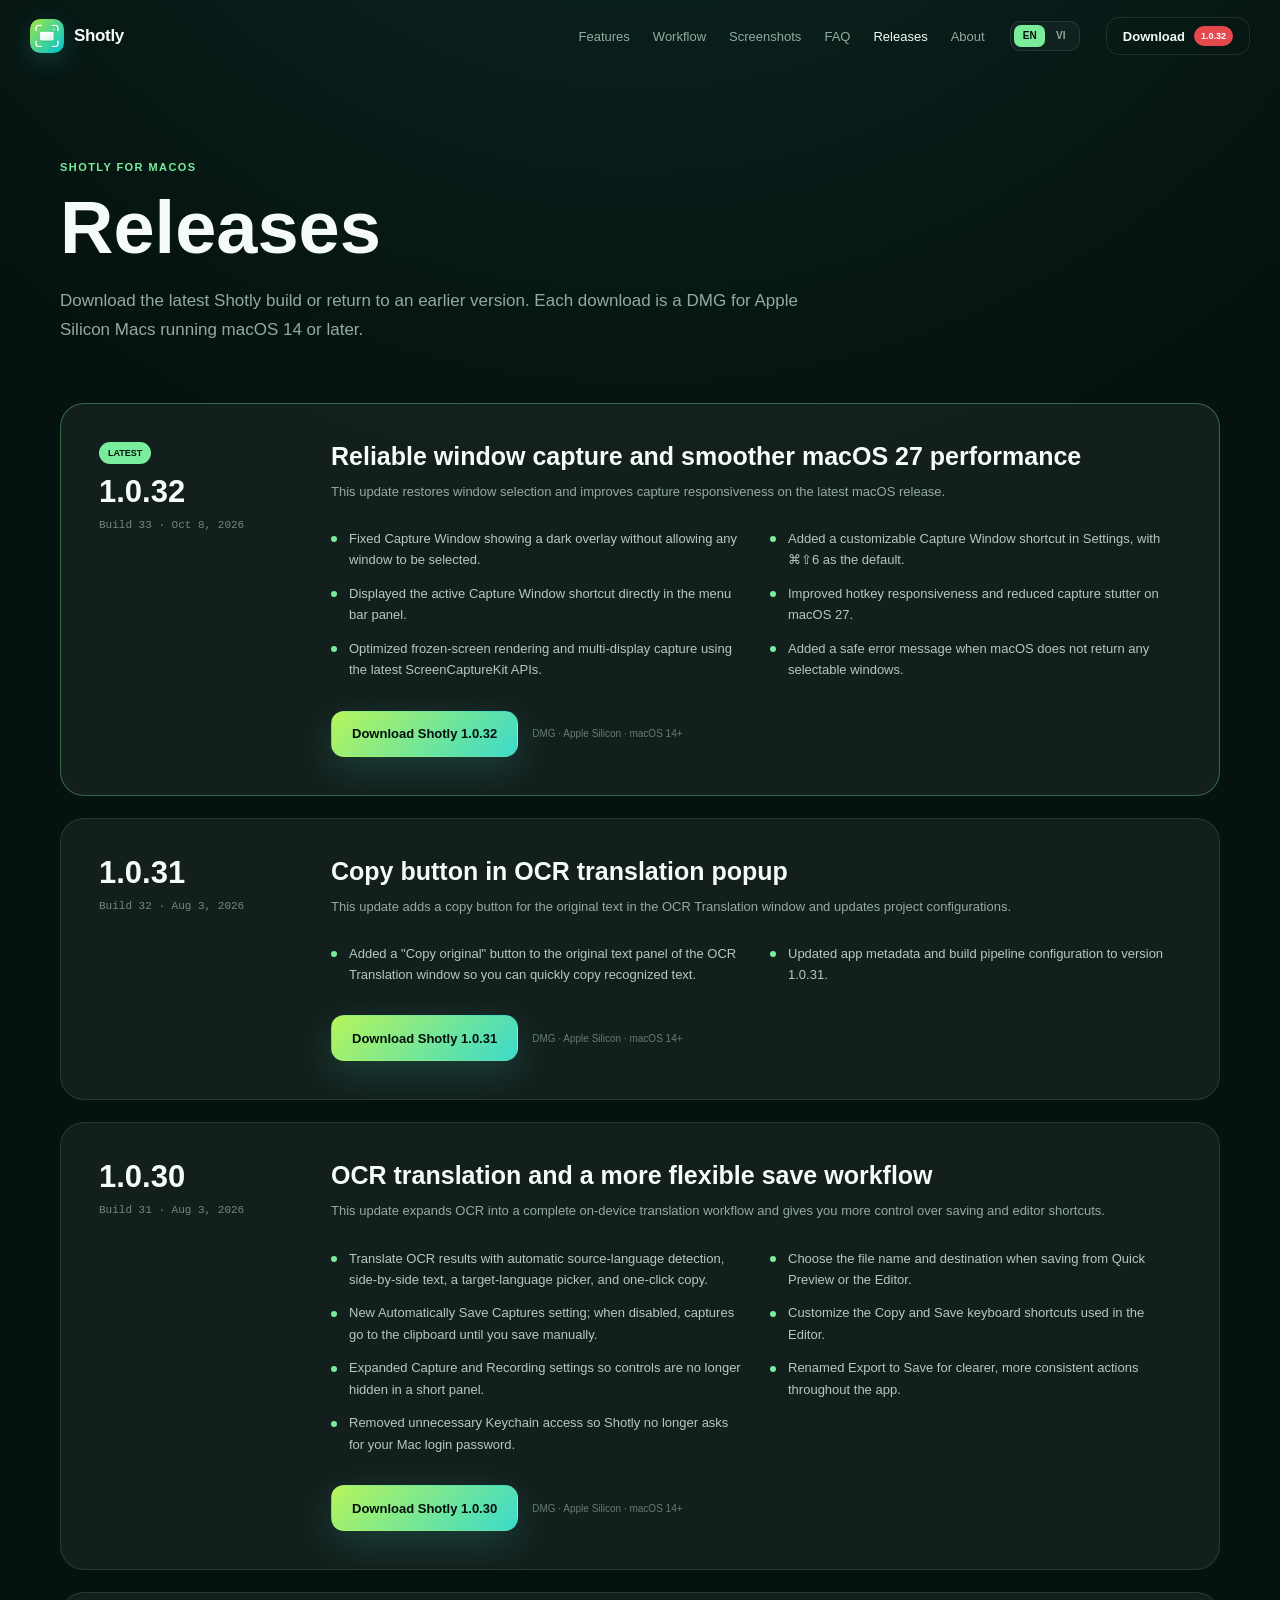
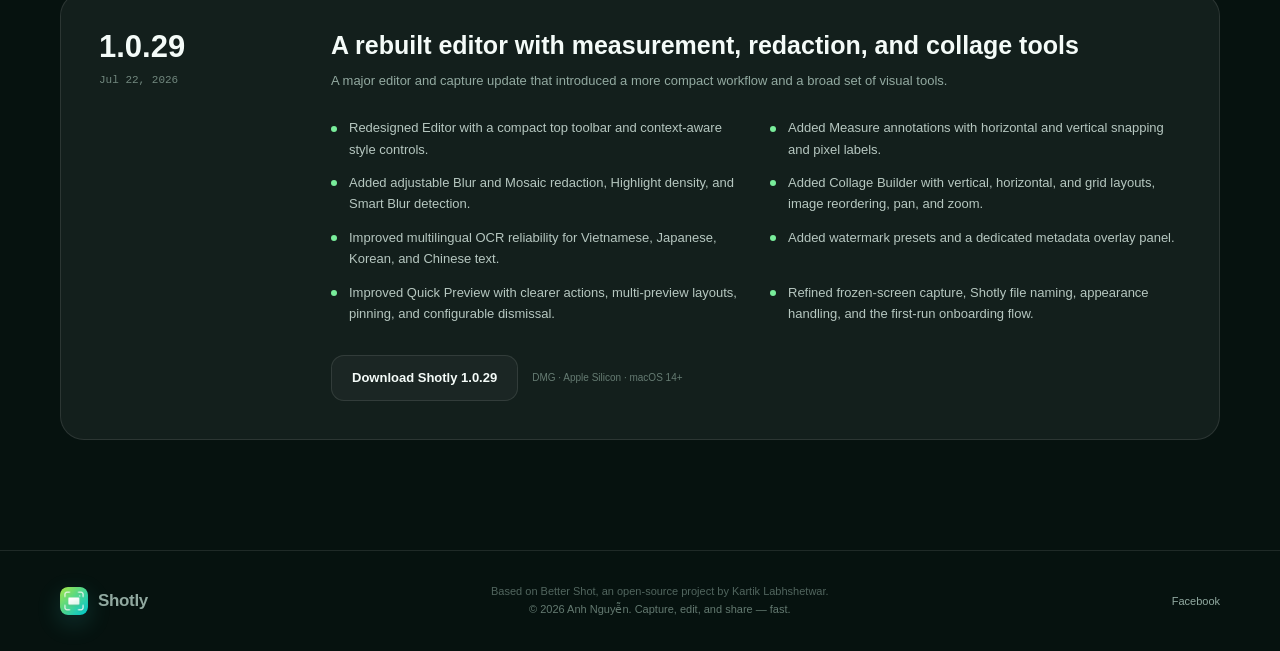
<file: bettershot-landing/releases/index.html>
<!doctype html>
<html lang="en">
  <head>
    <!-- Google tag (gtag.js) -->
    <script async src="https://www.googletagmanager.com/gtag/js?id=G-RYL6XSXDZY"></script>
    <script>
      window.dataLayer = window.dataLayer || [];
      function gtag(){dataLayer.push(arguments);}
      gtag('js', new Date());
      gtag('config', 'G-RYL6XSXDZY');
    </script>
    <meta charset="UTF-8" />
    <meta name="viewport" content="width=device-width, initial-scale=1.0" />
    <meta name="theme-color" content="#071914" />
    <meta name="description" content="Download Shotly for macOS and read the release notes for versions 1.0.32, 1.0.31, 1.0.30, and 1.0.29." />
    <title>Shotly Releases – Downloads and Release Notes</title>
    <link rel="canonical" href="https://shotly.anhnm.pro/releases/" />
    <link rel="alternate" hreflang="en" href="https://shotly.anhnm.pro/releases/" />
    <link rel="alternate" hreflang="vi" href="https://shotly.anhnm.pro/vi/releases/" />
    <link rel="alternate" hreflang="x-default" href="https://shotly.anhnm.pro/releases/" />
    <link rel="icon" href="../public/logo.png" />
    <link rel="stylesheet" href="../styles.css?v=1.0.32" />
  </head>
  <body>
    <header class="site-header scrolled" id="top">
      <div class="nav-shell">
        <a class="brand" href="../" aria-label="Shotly home">
          <img src="../public/logo.png" alt="Shotly" />
          <span>Shotly</span>
        </a>

        <button class="menu-toggle" type="button" aria-expanded="false" aria-label="Open navigation">
          <span></span><span></span>
        </button>

        <nav class="main-nav" aria-label="Primary navigation">
          <a href="../#features">Features</a>
          <a href="../#workflow">Workflow</a>
          <a href="../#screenshots">Screenshots</a>
          <a href="../#faq">FAQ</a>
          <a class="active" href="./" aria-current="page">Releases</a>
          <a href="../#about">About</a>
        </nav>

        <div class="language-switch" aria-label="Language">
          <span class="active" aria-current="page">EN</span>
          <a href="../vi/releases/" lang="vi" hreflang="vi">VI</a>
        </div>

        <a class="button button-small nav-download" href="../release/Shotly-1.0.32.dmg" download>
          Download
          <span class="download-badge">1.0.32</span>
        </a>
      </div>
    </header>

    <main class="releases-main">
      <div class="section-shell">
        <header class="releases-hero reveal">
          <p class="section-kicker">Shotly for macOS</p>
          <h1>Releases</h1>
          <p>Download the latest Shotly build or return to an earlier version. Each download is a DMG for Apple Silicon Macs running macOS 14 or later.</p>
        </header>

        <section class="release-list" aria-label="Shotly releases">
          <article class="release-card latest reveal">
            <div class="release-meta">
              <span class="release-label">Latest</span>
              <h2 class="release-version">1.0.32</h2>
              <span class="release-date">Build 33 · Oct 8, 2026</span>
            </div>
            <div class="release-content">
              <h2>Reliable window capture and smoother macOS 27 performance</h2>
              <p>This update restores window selection and improves capture responsiveness on the latest macOS release.</p>
              <ul class="release-notes">
                <li>Fixed Capture Window showing a dark overlay without allowing any window to be selected.</li>
                <li>Added a customizable Capture Window shortcut in Settings, with ⌘⇧6 as the default.</li>
                <li>Displayed the active Capture Window shortcut directly in the menu bar panel.</li>
                <li>Improved hotkey responsiveness and reduced capture stutter on macOS 27.</li>
                <li>Optimized frozen-screen rendering and multi-display capture using the latest ScreenCaptureKit APIs.</li>
                <li>Added a safe error message when macOS does not return any selectable windows.</li>
              </ul>
              <div class="release-actions">
                <a class="button button-primary" href="../release/Shotly-1.0.32.dmg" download>Download Shotly 1.0.32</a>
                <span class="release-requirements">DMG · Apple Silicon · macOS 14+</span>
              </div>
            </div>
          </article>

          <article class="release-card reveal">
            <div class="release-meta">
              <h2 class="release-version">1.0.31</h2>
              <span class="release-date">Build 32 · Aug 3, 2026</span>
            </div>
            <div class="release-content">
              <h2>Copy button in OCR translation popup</h2>
              <p>This update adds a copy button for the original text in the OCR Translation window and updates project configurations.</p>
              <ul class="release-notes">
                <li>Added a "Copy original" button to the original text panel of the OCR Translation window so you can quickly copy recognized text.</li>
                <li>Updated app metadata and build pipeline configuration to version 1.0.31.</li>
              </ul>
              <div class="release-actions">
                <a class="button button-primary" href="../release/Shotly-1.0.31.dmg" download>Download Shotly 1.0.31</a>
                <span class="release-requirements">DMG · Apple Silicon · macOS 14+</span>
              </div>
            </div>
          </article>

          <article class="release-card reveal">
            <div class="release-meta">
              <h2 class="release-version">1.0.30</h2>
              <span class="release-date">Build 31 · Aug 3, 2026</span>
            </div>
            <div class="release-content">
              <h2>OCR translation and a more flexible save workflow</h2>
              <p>This update expands OCR into a complete on-device translation workflow and gives you more control over saving and editor shortcuts.</p>
              <ul class="release-notes">
                <li>Translate OCR results with automatic source-language detection, side-by-side text, a target-language picker, and one-click copy.</li>
                <li>Choose the file name and destination when saving from Quick Preview or the Editor.</li>
                <li>New Automatically Save Captures setting; when disabled, captures go to the clipboard until you save manually.</li>
                <li>Customize the Copy and Save keyboard shortcuts used in the Editor.</li>
                <li>Expanded Capture and Recording settings so controls are no longer hidden in a short panel.</li>
                <li>Renamed Export to Save for clearer, more consistent actions throughout the app.</li>
                <li>Removed unnecessary Keychain access so Shotly no longer asks for your Mac login password.</li>
              </ul>
              <div class="release-actions">
                <a class="button button-primary" href="../release/Shotly-1.0.30.dmg" download>Download Shotly 1.0.30</a>
                <span class="release-requirements">DMG · Apple Silicon · macOS 14+</span>
              </div>
            </div>
          </article>

          <article class="release-card reveal">
            <div class="release-meta">
              <h2 class="release-version">1.0.29</h2>
              <span class="release-date">Jul 22, 2026</span>
            </div>
            <div class="release-content">
              <h2>A rebuilt editor with measurement, redaction, and collage tools</h2>
              <p>A major editor and capture update that introduced a more compact workflow and a broad set of visual tools.</p>
              <ul class="release-notes">
                <li>Redesigned Editor with a compact top toolbar and context-aware style controls.</li>
                <li>Added Measure annotations with horizontal and vertical snapping and pixel labels.</li>
                <li>Added adjustable Blur and Mosaic redaction, Highlight density, and Smart Blur detection.</li>
                <li>Added Collage Builder with vertical, horizontal, and grid layouts, image reordering, pan, and zoom.</li>
                <li>Improved multilingual OCR reliability for Vietnamese, Japanese, Korean, and Chinese text.</li>
                <li>Added watermark presets and a dedicated metadata overlay panel.</li>
                <li>Improved Quick Preview with clearer actions, multi-preview layouts, pinning, and configurable dismissal.</li>
                <li>Refined frozen-screen capture, Shotly file naming, appearance handling, and the first-run onboarding flow.</li>
              </ul>
              <div class="release-actions">
                <a class="button button-ghost" href="../release/Shotly-1.0.29.dmg" download>Download Shotly 1.0.29</a>
                <span class="release-requirements">DMG · Apple Silicon · macOS 14+</span>
              </div>
            </div>
          </article>
        </section>
      </div>
    </main>

    <footer>
      <div class="section-shell footer-shell">
        <a class="brand footer-brand" href="../"><img src="../public/logo.png" alt="" /><span>Shotly</span></a>
        <div class="footer-info">
          <p class="credits-text">Based on Better Shot, an open-source project by Kartik Labhshetwar.</p>
          <p>© <span id="current-year"></span> Anh Nguyễn. Capture, edit, and share — fast.</p>
        </div>
        <a href="https://www.facebook.com/anh2610/" target="_blank" rel="noreferrer">Facebook</a>
      </div>
    </footer>

    <script src="../script.js?v=1.0.32"></script>
  </body>
</html>
</file>
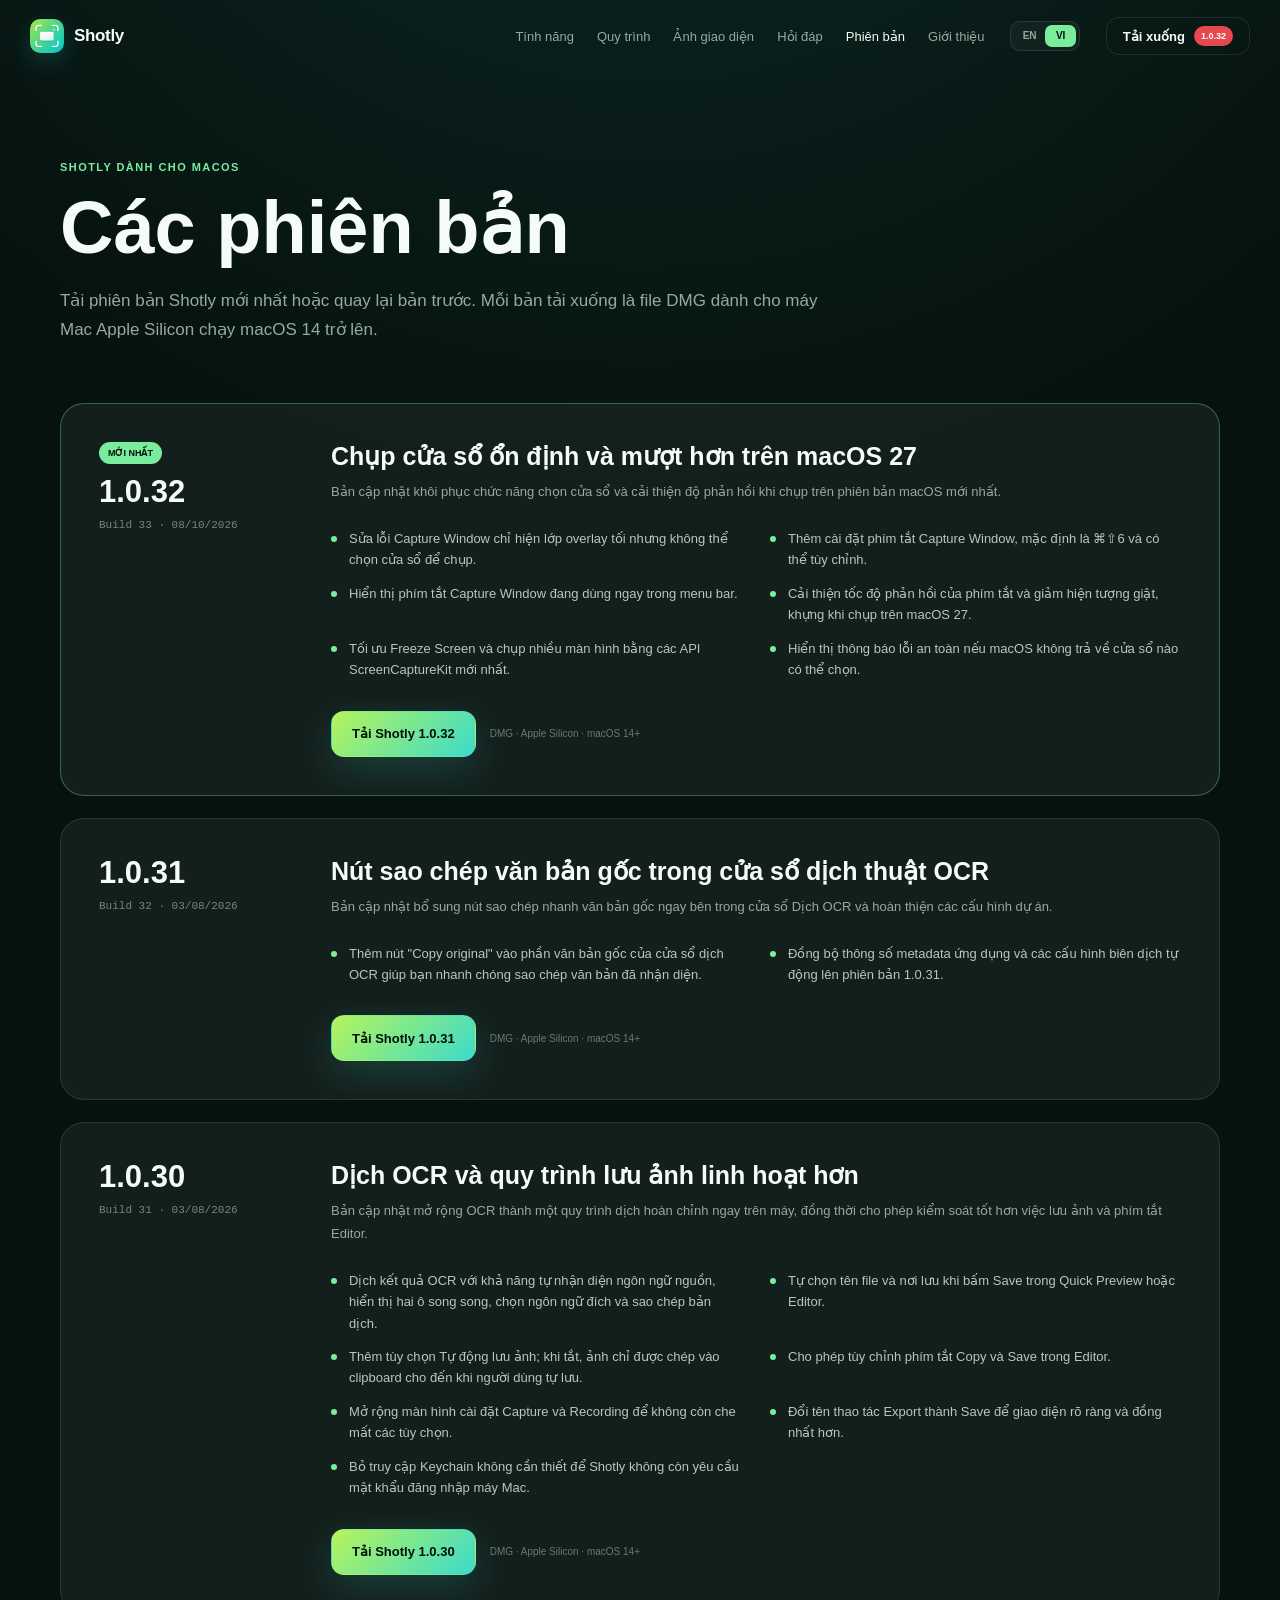
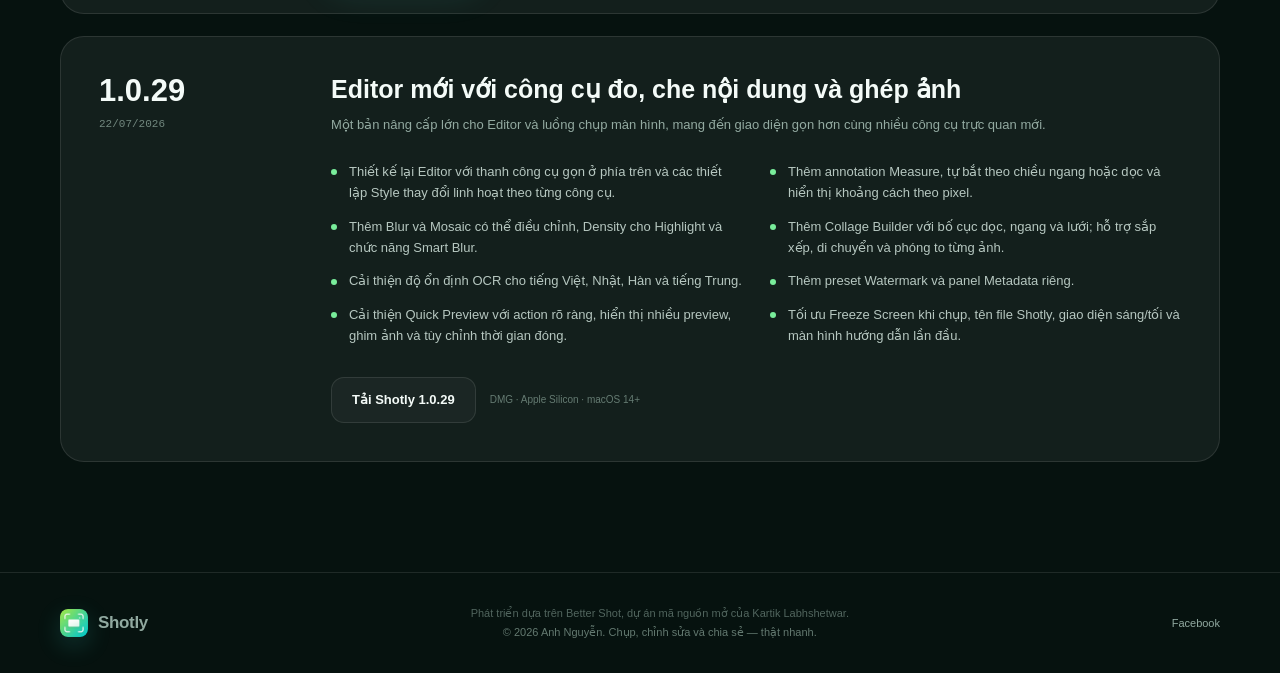
<file: bettershot-landing/vi/releases/index.html>
<!doctype html>
<html lang="vi">
  <head>
    <!-- Google tag (gtag.js) -->
    <script async src="https://www.googletagmanager.com/gtag/js?id=G-RYL6XSXDZY"></script>
    <script>
      window.dataLayer = window.dataLayer || [];
      function gtag(){dataLayer.push(arguments);}
      gtag('js', new Date());
      gtag('config', 'G-RYL6XSXDZY');
    </script>
    <meta charset="UTF-8" />
    <meta name="viewport" content="width=device-width, initial-scale=1.0" />
    <meta name="theme-color" content="#071914" />
    <meta name="description" content="Tải Shotly cho macOS và xem ghi chú phát hành của phiên bản 1.0.32, 1.0.31, 1.0.30 và 1.0.29." />
    <title>Các phiên bản Shotly – Tải xuống và ghi chú phát hành</title>
    <link rel="canonical" href="https://shotly.anhnm.pro/vi/releases/" />
    <link rel="alternate" hreflang="en" href="https://shotly.anhnm.pro/releases/" />
    <link rel="alternate" hreflang="vi" href="https://shotly.anhnm.pro/vi/releases/" />
    <link rel="alternate" hreflang="x-default" href="https://shotly.anhnm.pro/releases/" />
    <link rel="icon" href="../../public/logo.png" />
    <link rel="stylesheet" href="../../styles.css?v=1.0.32" />
  </head>
  <body>
    <header class="site-header scrolled" id="top">
      <div class="nav-shell">
        <a class="brand" href="../" aria-label="Trang chủ Shotly">
          <img src="../../public/logo.png" alt="Shotly" />
          <span>Shotly</span>
        </a>

        <button class="menu-toggle" type="button" aria-expanded="false" aria-label="Mở menu điều hướng">
          <span></span><span></span>
        </button>

        <nav class="main-nav" aria-label="Điều hướng chính">
          <a href="../#features">Tính năng</a>
          <a href="../#workflow">Quy trình</a>
          <a href="../#screenshots">Ảnh giao diện</a>
          <a href="../#faq">Hỏi đáp</a>
          <a class="active" href="./" aria-current="page">Phiên bản</a>
          <a href="../#about">Giới thiệu</a>
        </nav>

        <div class="language-switch" aria-label="Ngôn ngữ">
          <a href="../../releases/" lang="en" hreflang="en">EN</a>
          <span class="active" aria-current="page">VI</span>
        </div>

        <a class="button button-small nav-download" href="../../release/Shotly-1.0.32.dmg" download>
          Tải xuống
          <span class="download-badge">1.0.32</span>
        </a>
      </div>
    </header>

    <main class="releases-main">
      <div class="section-shell">
        <header class="releases-hero reveal">
          <p class="section-kicker">Shotly dành cho macOS</p>
          <h1>Các phiên bản</h1>
          <p>Tải phiên bản Shotly mới nhất hoặc quay lại bản trước. Mỗi bản tải xuống là file DMG dành cho máy Mac Apple Silicon chạy macOS 14 trở lên.</p>
        </header>

        <section class="release-list" aria-label="Các phiên bản Shotly">
          <article class="release-card latest reveal">
            <div class="release-meta">
              <span class="release-label">Mới nhất</span>
              <h2 class="release-version">1.0.32</h2>
              <span class="release-date">Build 33 · 08/10/2026</span>
            </div>
            <div class="release-content">
              <h2>Chụp cửa sổ ổn định và mượt hơn trên macOS 27</h2>
              <p>Bản cập nhật khôi phục chức năng chọn cửa sổ và cải thiện độ phản hồi khi chụp trên phiên bản macOS mới nhất.</p>
              <ul class="release-notes">
                <li>Sửa lỗi Capture Window chỉ hiện lớp overlay tối nhưng không thể chọn cửa sổ để chụp.</li>
                <li>Thêm cài đặt phím tắt Capture Window, mặc định là ⌘⇧6 và có thể tùy chỉnh.</li>
                <li>Hiển thị phím tắt Capture Window đang dùng ngay trong menu bar.</li>
                <li>Cải thiện tốc độ phản hồi của phím tắt và giảm hiện tượng giật, khựng khi chụp trên macOS 27.</li>
                <li>Tối ưu Freeze Screen và chụp nhiều màn hình bằng các API ScreenCaptureKit mới nhất.</li>
                <li>Hiển thị thông báo lỗi an toàn nếu macOS không trả về cửa sổ nào có thể chọn.</li>
              </ul>
              <div class="release-actions">
                <a class="button button-primary" href="../../release/Shotly-1.0.32.dmg" download>Tải Shotly 1.0.32</a>
                <span class="release-requirements">DMG · Apple Silicon · macOS 14+</span>
              </div>
            </div>
          </article>

          <article class="release-card reveal">
            <div class="release-meta">
              <h2 class="release-version">1.0.31</h2>
              <span class="release-date">Build 32 · 03/08/2026</span>
            </div>
            <div class="release-content">
              <h2>Nút sao chép văn bản gốc trong cửa sổ dịch thuật OCR</h2>
              <p>Bản cập nhật bổ sung nút sao chép nhanh văn bản gốc ngay bên trong cửa sổ Dịch OCR và hoàn thiện các cấu hình dự án.</p>
              <ul class="release-notes">
                <li>Thêm nút "Copy original" vào phần văn bản gốc của cửa sổ dịch OCR giúp bạn nhanh chóng sao chép văn bản đã nhận diện.</li>
                <li>Đồng bộ thông số metadata ứng dụng và các cấu hình biên dịch tự động lên phiên bản 1.0.31.</li>
              </ul>
              <div class="release-actions">
                <a class="button button-primary" href="../../release/Shotly-1.0.31.dmg" download>Tải Shotly 1.0.31</a>
                <span class="release-requirements">DMG · Apple Silicon · macOS 14+</span>
              </div>
            </div>
          </article>

          <article class="release-card reveal">
            <div class="release-meta">
              <h2 class="release-version">1.0.30</h2>
              <span class="release-date">Build 31 · 03/08/2026</span>
            </div>
            <div class="release-content">
              <h2>Dịch OCR và quy trình lưu ảnh linh hoạt hơn</h2>
              <p>Bản cập nhật mở rộng OCR thành một quy trình dịch hoàn chỉnh ngay trên máy, đồng thời cho phép kiểm soát tốt hơn việc lưu ảnh và phím tắt Editor.</p>
              <ul class="release-notes">
                <li>Dịch kết quả OCR với khả năng tự nhận diện ngôn ngữ nguồn, hiển thị hai ô song song, chọn ngôn ngữ đích và sao chép bản dịch.</li>
                <li>Tự chọn tên file và nơi lưu khi bấm Save trong Quick Preview hoặc Editor.</li>
                <li>Thêm tùy chọn Tự động lưu ảnh; khi tắt, ảnh chỉ được chép vào clipboard cho đến khi người dùng tự lưu.</li>
                <li>Cho phép tùy chỉnh phím tắt Copy và Save trong Editor.</li>
                <li>Mở rộng màn hình cài đặt Capture và Recording để không còn che mất các tùy chọn.</li>
                <li>Đổi tên thao tác Export thành Save để giao diện rõ ràng và đồng nhất hơn.</li>
                <li>Bỏ truy cập Keychain không cần thiết để Shotly không còn yêu cầu mật khẩu đăng nhập máy Mac.</li>
              </ul>
              <div class="release-actions">
                <a class="button button-primary" href="../../release/Shotly-1.0.30.dmg" download>Tải Shotly 1.0.30</a>
                <span class="release-requirements">DMG · Apple Silicon · macOS 14+</span>
              </div>
            </div>
          </article>

          <article class="release-card reveal">
            <div class="release-meta">
              <h2 class="release-version">1.0.29</h2>
              <span class="release-date">22/07/2026</span>
            </div>
            <div class="release-content">
              <h2>Editor mới với công cụ đo, che nội dung và ghép ảnh</h2>
              <p>Một bản nâng cấp lớn cho Editor và luồng chụp màn hình, mang đến giao diện gọn hơn cùng nhiều công cụ trực quan mới.</p>
              <ul class="release-notes">
                <li>Thiết kế lại Editor với thanh công cụ gọn ở phía trên và các thiết lập Style thay đổi linh hoạt theo từng công cụ.</li>
                <li>Thêm annotation Measure, tự bắt theo chiều ngang hoặc dọc và hiển thị khoảng cách theo pixel.</li>
                <li>Thêm Blur và Mosaic có thể điều chỉnh, Density cho Highlight và chức năng Smart Blur.</li>
                <li>Thêm Collage Builder với bố cục dọc, ngang và lưới; hỗ trợ sắp xếp, di chuyển và phóng to từng ảnh.</li>
                <li>Cải thiện độ ổn định OCR cho tiếng Việt, Nhật, Hàn và tiếng Trung.</li>
                <li>Thêm preset Watermark và panel Metadata riêng.</li>
                <li>Cải thiện Quick Preview với action rõ ràng, hiển thị nhiều preview, ghim ảnh và tùy chỉnh thời gian đóng.</li>
                <li>Tối ưu Freeze Screen khi chụp, tên file Shotly, giao diện sáng/tối và màn hình hướng dẫn lần đầu.</li>
              </ul>
              <div class="release-actions">
                <a class="button button-ghost" href="../../release/Shotly-1.0.29.dmg" download>Tải Shotly 1.0.29</a>
                <span class="release-requirements">DMG · Apple Silicon · macOS 14+</span>
              </div>
            </div>
          </article>
        </section>
      </div>
    </main>

    <footer>
      <div class="section-shell footer-shell">
        <a class="brand footer-brand" href="../"><img src="../../public/logo.png" alt="" /><span>Shotly</span></a>
        <div class="footer-info">
          <p class="credits-text">Phát triển dựa trên Better Shot, dự án mã nguồn mở của Kartik Labhshetwar.</p>
          <p>© <span id="current-year"></span> Anh Nguyễn. Chụp, chỉnh sửa và chia sẻ — thật nhanh.</p>
        </div>
        <a href="https://www.facebook.com/anh2610/" target="_blank" rel="noreferrer">Facebook</a>
      </div>
    </footer>

    <script src="../../script.js?v=1.0.32"></script>
  </body>
</html>
</file>
<file: bettershot-landing/styles.css>
:root {
  color-scheme: dark;
  --bg: #06120f;
  --bg-soft: #0a1b16;
  --panel: rgba(255, 255, 255, 0.055);
  --panel-strong: rgba(255, 255, 255, 0.085);
  --line: rgba(255, 255, 255, 0.1);
  --text: #f4fbf8;
  --muted: #93aaa1;
  --green: #79ed9b;
  --cyan: #3bdacb;
  --lime: #b7f45b;
  --shadow: 0 28px 90px rgba(0, 0, 0, 0.38);
  --radius: 24px;
}

* { box-sizing: border-box; }
html { scroll-behavior: smooth; }
body {
  margin: 0;
  background:
    radial-gradient(circle at 50% -20%, rgba(61, 218, 203, 0.12), transparent 35%),
    var(--bg);
  color: var(--text);
  font-family: -apple-system, BlinkMacSystemFont, "SF Pro Display", "Segoe UI", sans-serif;
  -webkit-font-smoothing: antialiased;
  overflow-x: hidden;
}
a { color: inherit; text-decoration: none; }
button, a { -webkit-tap-highlight-color: transparent; }
img { display: block; max-width: 100%; }
code { color: var(--green); font-family: "SFMono-Regular", Consolas, monospace; }

.section-shell { width: min(1160px, calc(100% - 48px)); margin-inline: auto; }
.site-header {
  position: fixed; inset: 0 0 auto; z-index: 50;
  border-bottom: 1px solid transparent;
  transition: background .25s ease, border-color .25s ease;
}
.site-header.scrolled { background: rgba(6, 18, 15, .82); border-color: var(--line); backdrop-filter: blur(18px); }
.nav-shell { width: min(1220px, calc(100% - 40px)); height: 72px; margin: auto; display: flex; align-items: center; gap: clamp(14px, 2vw, 32px); }
.brand { display: inline-flex; align-items: center; gap: 10px; font-size: 17px; font-weight: 720; letter-spacing: -.02em; }
.brand img { width: 34px; height: 34px; border-radius: 10px; box-shadow: 0 8px 24px rgba(59, 218, 203, .18); }
.main-nav { margin-left: auto; display: flex; align-items: center; gap: clamp(14px, 1.8vw, 28px); }
.main-nav a { color: var(--muted); font-size: 13px; transition: color .2s ease; }
.main-nav a:hover, .main-nav a.active { color: var(--text); }
.language-switch { display: inline-flex; align-items: center; padding: 3px; border: 1px solid var(--line); border-radius: 10px; background: rgba(255, 255, 255, .035); }
.language-switch a, .language-switch span { min-width: 31px; padding: 6px 7px; border-radius: 7px; color: var(--muted); font-size: 10px; font-weight: 760; line-height: 1; text-align: center; }
.language-switch a:hover { color: var(--text); }
.language-switch .active { color: #04100c; background: var(--green); }
.button { display: inline-flex; align-items: center; justify-content: center; gap: 9px; min-height: 46px; padding: 0 20px; border: 1px solid var(--line); border-radius: 13px; font-size: 13px; font-weight: 680; transition: transform .2s ease, border-color .2s ease, background .2s ease; }
.button:hover { transform: translateY(-2px); }
.button-small { min-height: 38px; padding-inline: 16px; }
.download-badge { display: inline-flex; align-items: center; min-height: 20px; padding: 2px 7px; border-radius: 999px; color: #fff; background: #e5484d; font-size: 9px; font-weight: 760; line-height: 1; white-space: nowrap; }
.button-primary { color: #04100c; border-color: transparent; background: linear-gradient(135deg, var(--lime), var(--cyan)); box-shadow: 0 12px 38px rgba(59, 218, 203, .18); }
.button-primary svg { width: 17px; fill: none; stroke: currentColor; stroke-width: 1.8; stroke-linecap: round; stroke-linejoin: round; }
.button-ghost { background: rgba(255, 255, 255, .035); }
.button-ghost:hover { border-color: rgba(121, 237, 155, .38); }
.button-coffee { color: #ffe9ae; background: rgba(255, 197, 82, .075); border-color: rgba(255, 209, 112, .22); cursor: pointer; }
.button-coffee:hover { border-color: rgba(255, 209, 112, .55); background: rgba(255, 197, 82, .12); }
.menu-toggle { display: none; width: 38px; height: 38px; margin-left: auto; border: 0; border-radius: 10px; background: var(--panel); }
.menu-toggle span { display: block; width: 16px; height: 1px; margin: 5px auto; background: var(--text); }

.hero { position: relative; padding-top: 154px; text-align: center; overflow-x: clip; }
.hero-glow { position: absolute; border-radius: 999px; filter: blur(85px); pointer-events: none; opacity: .22; }
.hero-glow-one { width: 420px; height: 420px; background: var(--green); left: -260px; top: 220px; }
.hero-glow-two { width: 380px; height: 380px; background: var(--cyan); right: -250px; top: 340px; }
.eyebrow, .section-kicker { color: var(--green); font-size: 11px; font-weight: 760; letter-spacing: .13em; text-transform: uppercase; }
.eyebrow { display: inline-flex; align-items: center; gap: 9px; padding: 9px 13px; border: 1px solid rgba(121, 237, 155, .2); border-radius: 999px; background: rgba(121, 237, 155, .055); }
.status-dot { width: 7px; height: 7px; border-radius: 50%; background: var(--green); box-shadow: 0 0 0 5px rgba(121, 237, 155, .09); }
.hero h1 { max-width: 950px; margin: 28px auto 0; font-size: clamp(52px, 7.5vw, 70px); line-height: .98; letter-spacing: 0em; }
.hero h1 span { color: #789088; }
.hero-sub { margin: 25px auto 0; color: var(--green); font-size: clamp(18px, 2.2vw, 23px); font-weight: 680; }
.hero-copy { max-width: 680px; margin: 28px auto 0; color: var(--muted); font-size: clamp(17px, 2vw, 20px); line-height: 1.65; }
.hero-actions { display: flex; justify-content: center; gap: 12px; margin-top: 34px; }
.platform-notes { display: flex; justify-content: center; flex-wrap: wrap; gap: 20px; margin-top: 25px; color: #6f877e; font-size: 12px; }
.platform-notes span { display: inline-flex; align-items: center; gap: 8px; }
.platform-notes span::before { content: ""; width: 3px; height: 3px; border-radius: 50%; background: var(--green); }

.hero-product { position: relative; margin-top: 78px; overflow: hidden; border: 1px solid rgba(255, 255, 255, .12); border-radius: 22px; background: #10211c; box-shadow: var(--shadow); text-align: left; max-width: 100%; height: auto; display: block; }
.window-bar { height: 48px; display: grid; grid-template-columns: 1fr auto 1fr; align-items: center; padding: 0 16px; border-bottom: 1px solid rgba(255,255,255,.08); background: #172520; }
.traffic-lights { display: flex; gap: 7px; }
.traffic-lights i { width: 10px; height: 10px; border-radius: 50%; background: #ff5d57; }
.traffic-lights i:nth-child(2) { background: #ffbd2e; }.traffic-lights i:nth-child(3) { background: #28c840; }
.window-title { color: #9caea8; font-size: 11px; }.window-action { justify-self: end; color: var(--green); font-size: 11px; font-weight: 700; }
.editor-mock { min-height: 520px; display: grid; grid-template-columns: 72px 1fr 225px; }
.tool-rail { padding: 22px 13px; display: flex; flex-direction: column; gap: 8px; border-right: 1px solid rgba(255,255,255,.07); }
.tool { display: grid; place-items: center; height: 40px; color: #81968e; border-radius: 10px; font-size: 15px; }
.tool.active { color: #06120f; background: linear-gradient(135deg, var(--lime), var(--cyan)); }
.mock-canvas { padding: 48px; display: grid; place-items: center; background: #0c1714; }
.mock-shot { position: relative; width: min(620px, 100%); aspect-ratio: 16/10; border-radius: 18px; background: linear-gradient(135deg, #5548dd, #8e49d6 48%, #ff796c); box-shadow: 0 18px 50px rgba(0,0,0,.36); overflow: hidden; }
.mock-shot::before { content: ""; position: absolute; inset: 11%; border-radius: 14px; background: #101815; }
.mock-shot-label { position: absolute; inset: 0; z-index: 2; display: grid; place-items: center; color: #b8cac3; font-size: clamp(13px, 2vw, 18px); }
.measure-line { position: absolute; z-index: 3; left: 24%; right: 16%; top: 30%; height: 2px; background: #ff5573; }
.measure-line::before, .measure-line::after { content: ""; position: absolute; top: -7px; width: 2px; height: 16px; background: #ff5573; }
.measure-line::after { right: 0; }.measure-line b { position: absolute; left: 50%; top: 50%; transform: translate(-50%, -50%); padding: 5px 9px; border-radius: 999px; background: #101010; font-size: 9px; color: white; }
.annotation-ring { position: absolute; z-index: 3; width: 16%; aspect-ratio: 1; border: 3px solid #78ed9a; border-radius: 50%; left: 18%; bottom: 18%; }
.annotation-arrow { position: absolute; z-index: 3; right: 18%; bottom: 18%; color: #78ed9a; font-size: 50px; transform: rotate(-12deg); }
.style-panel { padding: 28px 20px; border-left: 1px solid rgba(255,255,255,.07); }
.style-panel small { display: block; margin: 0 0 12px; color: #637970; font-size: 9px; font-weight: 750; letter-spacing: .12em; }
.color-grid { display: grid; grid-template-columns: repeat(3, 1fr); gap: 9px; margin-bottom: 30px; }.color-grid i { aspect-ratio: 1.35; border-radius: 7px; background: #3bdacb; }.color-grid i:nth-child(2){background:#674fd8}.color-grid i:nth-child(3){background:#ff796c}.color-grid i:nth-child(4){background:#182d25}.color-grid i:nth-child(5){background:#f4c857}.color-grid i:nth-child(6){background:#e5f1ec}
.style-panel label { display: flex; justify-content: space-between; margin: 15px 0 7px; color: #8fa29b; font-size: 10px; }.style-panel label span { color: #5f786f; }.slider { height: 4px; border-radius: 9px; background: #283a34; overflow: hidden; }.slider i { display: block; height: 100%; background: var(--green); }
.shot-note { margin: 16px 0 0; color: #536a61; font-size: 11px; }

.trust-strip { margin-top: 110px; border-block: 1px solid var(--line); background: rgba(255,255,255,.018); }
.trust-grid { display: grid; grid-template-columns: repeat(4, 1fr); }
.trust-grid div { padding: 32px; border-right: 1px solid var(--line); text-align: center; }.trust-grid div:last-child { border-right: 0; }
.trust-grid strong { display: block; font-size: 27px; letter-spacing: -.04em; }.trust-grid span { display: block; margin-top: 5px; color: var(--muted); font-size: 11px; text-transform: uppercase; letter-spacing: .08em; }

.feature-intro { padding-block: 120px; }
.section-heading { display: flex; justify-content: space-between; align-items: end; gap: 50px; margin-bottom: 48px; }
.section-heading > div { max-width: 670px; }.section-heading > p { max-width: 390px; margin: 0 0 6px; color: var(--muted); line-height: 1.65; font-size: 14px; }
.section-heading h2, .product-copy h2, .about-card h2, .download-card h2 { margin: 10px 0 0; font-size: clamp(34px, 4.6vw, 58px); line-height: 1.05; letter-spacing: 0em; }
.section-heading.compact { margin-bottom: 44px; }
.feature-grid { display: grid; grid-template-columns: repeat(3, 1fr); gap: 14px; }
.feature-card { min-height: 250px; padding: 28px; border: 1px solid var(--line); border-radius: 20px; background: linear-gradient(145deg, rgba(255,255,255,.055), rgba(255,255,255,.018)); }
.feature-icon { width: 42px; height: 42px; display: grid; place-items: center; margin-bottom: 42px; border-radius: 12px; color: #06120f; background: linear-gradient(135deg, var(--lime), var(--cyan)); font-size: 16px; font-weight: 800; }
.feature-card h3, .capability h3 { margin: 0; font-size: 17px; letter-spacing: -.02em; }.feature-card p, .capability p { margin: 10px 0 0; color: var(--muted); font-size: 13px; line-height: 1.65; }

.product-section { min-height: 720px; padding-block: 110px; display: grid; grid-template-columns: .82fr 1.18fr; align-items: center; gap: 80px; border-top: 1px solid var(--line); }
.product-section.reverse { grid-template-columns: 1.18fr .82fr; }.product-section.reverse .product-copy { order: 2; }.product-section.reverse .product-visual { order: 1; }
.product-copy h2 { font-size: clamp(36px, 4.4vw, 56px); }.product-copy > p:not(.section-kicker) { margin: 23px 0 0; color: var(--muted); line-height: 1.75; font-size: 15px; }
.check-list { list-style: none; padding: 0; margin: 28px 0 0; display: grid; gap: 12px; color: #c2d0cb; font-size: 13px; }.check-list li { display: flex; gap: 11px; }.check-list li::before { content: "✓"; color: var(--green); font-weight: 800; }
.product-shot { min-height: 460px; margin: 0; overflow: hidden; border: 1px solid var(--line); border-radius: var(--radius); background: radial-gradient(circle at 50% 20%, rgba(59,218,203,.1), transparent 45%), #0a1814; box-shadow: var(--shadow); }
.product-shot.has-image { min-height: 0; background: #0a1814; }.product-shot.has-image img { width: 100%; height: auto; }.product-shot.has-image .shot-placeholder { display: none; }
.shot-placeholder { min-height: 460px; padding: 34px; display: flex; flex-direction: column; align-items: center; justify-content: center; text-align: center; }.shot-placeholder p { margin: 24px 0 4px; color: #b7c8c1; font-size: 13px; }.shot-placeholder small { color: #52685f; font-family: "SFMono-Regular", Consolas, monospace; font-size: 10px; }
.preview-stack { position: relative; width: min(390px, 82%); height: 245px; }.preview-card { position: absolute; width: 250px; height: 150px; border: 1px solid rgba(255,255,255,.16); border-radius: 17px; background: #182a24; box-shadow: 0 20px 50px rgba(0,0,0,.3); }.card-back { left: 0; top: 0; opacity: .5; }.card-mid { left: 48px; top: 35px; opacity: .72; }.card-front { left: 96px; top: 72px; display: flex; flex-direction: column; justify-content: space-between; padding: 20px; text-align: left; background: linear-gradient(145deg, #1a2e27, #10211c); }.card-front span { color: #82978f; font-size: 11px; }.card-front div { display: flex; gap: 9px; }.card-front b { width: 34px; height: 30px; display: grid; place-items: center; border-radius: 9px; background: rgba(255,255,255,.08); color: #d6e3de; font-size: 10px; }
.editor-placeholder { justify-content: flex-start; }.mini-toolbar { width: 90%; height: 42px; padding: 8px 12px; display: flex; gap: 9px; border-radius: 13px; background: #263831; }.mini-toolbar i { width: 25px; border-radius: 7px; background: rgba(255,255,255,.13); }.mini-toolbar i:nth-child(3) { background: var(--green); }.mini-canvas { position: relative; width: 90%; flex: 1; margin-top: 16px; border-radius: 14px; background: linear-gradient(135deg, #643fc4, #f47670); overflow: hidden; }.mini-canvas::before { content: ""; position: absolute; inset: 9%; border-radius: 10px; background: #13221d; }.mini-measure { position: absolute; z-index: 2; top: 25%; left: 20%; right: 12%; color: #ff607c; font: 11px "SFMono-Regular", monospace; }.mini-blur { position: absolute; z-index: 2; width: 35%; height: 25%; left: 17%; bottom: 19%; backdrop-filter: blur(10px); background: rgba(255,255,255,.1); border: 1px solid rgba(255,255,255,.3); }.mini-label { position: absolute; z-index: 2; right: 15%; bottom: 24%; color: white; font-size: 12px; }
.ocr-lines { width: 80%; display: grid; gap: 17px; }.ocr-lines i { display: block; width: 100%; height: 17px; border-radius: 6px; background: linear-gradient(90deg, rgba(255,255,255,.16) 0 30%, rgba(59,218,203,.55) 30% 58%, rgba(255,255,255,.16) 58%); }.ocr-lines i:nth-child(2) { width: 84%; }.ocr-lines i:nth-child(3) { width: 92%; }.ocr-lines i:nth-child(4) { width: 72%; }.ocr-lines i:nth-child(5) { width: 60%; }.privacy-chip { margin-top: 30px; padding: 9px 13px; border: 1px solid rgba(121,237,155,.2); border-radius: 999px; color: var(--green); background: rgba(121,237,155,.06); font-size: 11px; }
.language-pills { display: flex; flex-wrap: wrap; gap: 8px; margin-top: 28px; }.language-pills span { padding: 8px 11px; border: 1px solid var(--line); border-radius: 999px; color: #a9bcb5; font-size: 11px; background: var(--panel); }
.recording-pill { display: inline-flex; align-items: center; gap: 11px; padding: 12px 16px; border-radius: 999px; background: #1d2c27; box-shadow: 0 16px 35px rgba(0,0,0,.32); }.recording-pill i { width: 9px; height: 9px; border-radius: 50%; background: #ff5252; box-shadow: 0 0 0 6px rgba(255,82,82,.1); }.recording-pill b { font: 12px "SFMono-Regular", monospace; }.recording-pill span { color: #879b93; font-size: 11px; }.timeline { width: 86%; height: 105px; margin-top: 50px; padding: 13px; display: grid; grid-template-columns: repeat(6, 1fr); gap: 5px; border: 1px solid var(--line); border-radius: 13px; }.timeline i { border-radius: 5px; background: linear-gradient(145deg, #6852d7, #e36d7d); }.recording-placeholder p { margin-top: 32px; }

.capability-section { padding-block: 110px; border-block: 1px solid var(--line); background: rgba(255,255,255,.018); }.capability-grid { display: grid; grid-template-columns: repeat(3, 1fr); border: 1px solid var(--line); border-radius: var(--radius); overflow: hidden; }.capability { min-height: 210px; padding: 28px; border-right: 1px solid var(--line); border-bottom: 1px solid var(--line); }.capability:nth-child(3n) { border-right: 0; }.capability:nth-child(n+4) { border-bottom: 0; }.capability > span { display: block; margin-bottom: 48px; color: var(--green); font: 10px "SFMono-Regular", monospace; }
.gallery-section { padding-block: 120px; }.gallery-grid { display: grid; grid-template-columns: repeat(2, 1fr); gap: 15px; }.gallery-shot { min-height: 330px; box-shadow: none; }.gallery-shot .shot-placeholder { min-height: 330px; }.gallery-shot b { margin-bottom: 8px; font-size: 18px; }
.about-section { padding-block: 100px; border-top: 1px solid var(--line); }.about-card { padding: 54px; display: grid; grid-template-columns: 1fr 320px; align-items: center; gap: 70px; border: 1px solid var(--line); border-radius: var(--radius); background: linear-gradient(145deg, rgba(255,255,255,.06), rgba(255,255,255,.02)); }.about-card h2 { font-size: clamp(34px, 4vw, 50px); }.about-card > div > p:not(.section-kicker) { max-width: 660px; color: var(--muted); font-size: 14px; line-height: 1.75; }.about-actions { margin-top: 24px; }.author-card { display: flex; align-items: center; gap: 17px; padding: 20px; border: 1px solid var(--line); border-radius: 18px; background: rgba(0,0,0,.16); }.author-card img { width: 64px; height: 64px; border-radius: 17px; }.author-card div { display: grid; gap: 4px; }.author-card small { color: #61776e; font-size: 10px; text-transform: uppercase; letter-spacing: .09em; }.author-card strong { font-size: 15px; }.author-card a { color: var(--green); font-size: 12px; }
.download-section { padding: 20px 0 110px; }.download-card { padding: 42px; display: grid; grid-template-columns: auto 1fr auto; align-items: center; gap: 26px; border-radius: var(--radius); color: #04100c; background: linear-gradient(120deg, #b7f45b, #3bdacb); }.download-card > img { width: 78px; border-radius: 21px; box-shadow: 0 16px 35px rgba(0,0,0,.18); }.download-card h2 { margin-top: 6px; font-size: clamp(27px, 3vw, 40px); }.download-card p { margin: 8px 0 0; color: rgba(4,16,12,.65); font-size: 13px; }.download-card .section-kicker { color: rgba(4,16,12,.58); }.download-card .button-primary { border-color: rgba(4,16,12,.15); background: #06120f; color: white; box-shadow: none; }
.faq-section { padding: 20px 0 110px; }.faq-grid { display: grid; grid-template-columns: repeat(2, 1fr); gap: 14px; }.faq-item { padding: 28px; border: 1px solid var(--line); border-radius: 18px; background: var(--panel); }.faq-item h3 { margin: 0; font-size: 17px; }.faq-item p { margin: 12px 0 0; color: var(--muted); font-size: 13px; line-height: 1.7; }
.releases-main { padding: 150px 0 110px; }
.releases-hero { max-width: 760px; margin-bottom: 58px; }
.releases-hero h1 { margin: 18px 0 0; font-size: clamp(46px, 7vw, 74px); line-height: 1; }
.releases-hero > p:not(.section-kicker) { margin: 22px 0 0; color: var(--muted); font-size: 17px; line-height: 1.7; }
.release-list { display: grid; gap: 22px; }
.release-card { padding: 38px; display: grid; grid-template-columns: 190px minmax(0, 1fr); gap: 42px; border: 1px solid var(--line); border-radius: var(--radius); background: var(--panel); }
.release-card.latest { border-color: rgba(121, 237, 155, .34); }
.release-meta { display: flex; flex-direction: column; align-items: flex-start; gap: 12px; }
.release-version { margin: 0; font-size: 31px; line-height: 1; }
.release-date { color: #71877e; font: 11px "SFMono-Regular", monospace; }
.release-label { padding: 6px 9px; border-radius: 999px; color: #04100c; background: var(--green); font-size: 9px; font-weight: 760; text-transform: uppercase; }
.release-content h2 { margin: 0; font-size: 25px; }
.release-content > p { margin: 10px 0 0; color: var(--muted); font-size: 13px; line-height: 1.7; }
.release-notes { margin: 25px 0 30px; padding: 0; display: grid; grid-template-columns: repeat(2, minmax(0, 1fr)); gap: 12px 28px; list-style: none; }
.release-notes li { position: relative; padding-left: 18px; color: #b6c7c0; font-size: 13px; line-height: 1.65; }
.release-notes li::before { content: ""; position: absolute; left: 0; top: .65em; width: 6px; height: 6px; border-radius: 50%; background: var(--green); }
.release-actions { display: flex; align-items: center; gap: 14px; }
.release-requirements { color: #657b72; font-size: 10px; }
footer { border-top: 1px solid var(--line); }.footer-shell { min-height: 100px; display: flex; align-items: center; justify-content: space-between; gap: 24px; color: #637970; font-size: 11px; }.footer-brand img { width: 28px; height: 28px; border-radius: 8px; }.footer-shell > a { color: #91a9a0; }.footer-info { display: flex; flex-direction: column; align-items: center; gap: 6px; text-align: center; }.footer-info p { margin: 0; }.footer-info .credits-text { color: #51655e; }

body.modal-open { overflow: hidden; }
.coffee-modal { position: fixed; inset: 0; z-index: 100; display: grid; place-items: center; padding: 24px; opacity: 0; visibility: hidden; transition: opacity .2s ease, visibility .2s ease; }
.coffee-modal.open { opacity: 1; visibility: visible; }
.coffee-backdrop { position: absolute; inset: 0; width: 100%; height: 100%; border: 0; background: rgba(1, 7, 5, .78); backdrop-filter: blur(14px); cursor: pointer; }
.coffee-dialog { position: relative; z-index: 1; width: min(480px, 100%); max-height: min(760px, calc(100vh - 48px)); overflow: auto; padding: 38px; border: 1px solid rgba(255,255,255,.14); border-radius: 26px; background: linear-gradient(155deg, #12251e, #07130f 72%); box-shadow: 0 36px 110px rgba(0,0,0,.62); transform: translateY(16px) scale(.98); transition: transform .25s cubic-bezier(.2,.8,.2,1); }
.coffee-modal.open .coffee-dialog { transform: translateY(0) scale(1); }
.coffee-close { position: absolute; top: 16px; right: 16px; width: 34px; height: 34px; border: 1px solid var(--line); border-radius: 50%; color: #a9bbb4; background: rgba(255,255,255,.055); font-size: 22px; line-height: 1; cursor: pointer; }
.coffee-icon, .coffee-thanks-icon { width: 56px; height: 56px; display: grid; place-items: center; margin-bottom: 22px; border: 1px solid rgba(255, 209, 112, .24); border-radius: 17px; color: #ffe09b; background: rgba(255, 197, 82, .08); font-size: 25px; }
.coffee-thanks-icon { color: #ff8a9f; border-color: rgba(255, 105, 132, .22); background: rgba(255, 105, 132, .075); }
.coffee-dialog h2 { margin: 8px 0 0; font-size: 34px; line-height: 1.06; letter-spacing: -.045em; }
.coffee-intro { margin: 14px 0 25px; color: var(--muted); font-size: 13px; line-height: 1.65; }
#coffee-form { display: grid; gap: 9px; }
#coffee-form label { margin-top: 8px; color: #cbd8d3; font-size: 12px; font-weight: 650; }
#coffee-form input { width: 100%; height: 48px; padding: 0 14px; border: 1px solid var(--line); border-radius: 12px; outline: 0; color: var(--text); background: rgba(255,255,255,.045); font: inherit; transition: border-color .2s ease, box-shadow .2s ease; }
#coffee-form input:focus { border-color: rgba(121,237,155,.55); box-shadow: 0 0 0 3px rgba(121,237,155,.08); }
.coffee-input-wrap { position: relative; }
.coffee-input-wrap input { padding-right: 58px !important; }
.coffee-input-wrap span { position: absolute; right: 14px; top: 50%; transform: translateY(-50%); color: #6f877e; font-size: 10px; font-weight: 750; letter-spacing: .08em; }
.coffee-amount-options { display: grid; grid-template-columns: repeat(5, minmax(0, 1fr)); gap: 6px; margin-top: 2px; }
.coffee-amount-options button { min-width: 0; padding: 9px 4px; border: 1px solid var(--line); border-radius: 10px; color: #91a79e; background: rgba(255,255,255,.035); font: inherit; font-size: 10px; font-weight: 650; line-height: 1; cursor: pointer; transition: color .2s ease, border-color .2s ease, background .2s ease; }
.coffee-amount-options button:hover { color: var(--text); border-color: rgba(121,237,155,.32); }
.coffee-amount-options button.active { color: #07130f; border-color: var(--green); background: var(--green); }
.coffee-hint { margin: 0; color: #61776e; font-size: 10px; line-height: 1.5; }
.coffee-error { min-height: 16px; margin: 0; color: #ff8b94; font-size: 11px; }
.coffee-submit { width: 100%; margin-top: 4px; cursor: pointer; }
.coffee-qr-view[hidden] { display: none; }
.coffee-qr-shell { width: min(320px, 100%); aspect-ratio: 1; margin: 20px auto; padding: 12px; border-radius: 20px; background: white; box-shadow: 0 20px 55px rgba(0,0,0,.34); }
.coffee-qr-shell img { width: 100%; height: 100%; object-fit: contain; border-radius: 10px; }
.coffee-summary { margin: 0; border: 1px solid var(--line); border-radius: 14px; overflow: hidden; }
.coffee-summary div { padding: 12px 14px; display: flex; justify-content: space-between; gap: 18px; border-bottom: 1px solid var(--line); }
.coffee-summary div:last-child { border-bottom: 0; }
.coffee-summary dt { color: #71877e; font-size: 11px; }
.coffee-summary dd { margin: 0; color: #dce8e3; font-size: 11px; font-weight: 650; text-align: right; word-break: break-word; }
.coffee-back-button { width: 100%; margin-top: 16px; padding: 8px; border: 0; color: var(--green); background: transparent; font-size: 11px; cursor: pointer; }

.reveal { opacity: 0; transform: translateY(22px); transition: opacity .7s ease, transform .7s cubic-bezier(.2,.7,.2,1); }.reveal.visible { opacity: 1; transform: translateY(0); }
@media (prefers-reduced-motion: reduce) { html { scroll-behavior: auto; }.reveal { opacity: 1; transform: none; transition: none; }.button { transition: none; } }

@media (max-width: 960px) {
  .feature-grid { grid-template-columns: repeat(2, 1fr); }
  .editor-mock { grid-template-columns: 62px 1fr; }.style-panel { display: none; }
  .product-section, .product-section.reverse { min-height: 0; grid-template-columns: 1fr; gap: 46px; }.product-section.reverse .product-copy, .product-section.reverse .product-visual { order: initial; }
  .capability-grid { grid-template-columns: repeat(2, 1fr); }.capability:nth-child(n) { border-right: 1px solid var(--line); border-bottom: 1px solid var(--line); }.capability:nth-child(2n) { border-right: 0; }.capability:nth-child(n+5) { border-bottom: 0; }
  .about-card { grid-template-columns: 1fr; }.author-card { max-width: 360px; }
  .faq-grid { grid-template-columns: 1fr; }
  .release-card { grid-template-columns: 150px minmax(0, 1fr); gap: 28px; }
  .download-card { grid-template-columns: auto 1fr; }.download-card .button { grid-column: 1 / -1; }
}

@media (max-width: 720px) {
  .section-shell { width: min(100% - 30px, 1160px); }.nav-shell { width: calc(100% - 28px); height: 64px; }
  .menu-toggle { display: block; }.nav-download { display: none; }.language-switch { order: 2; }.menu-toggle { order: 3; margin-left: 0; }.brand { margin-right: auto; }
  .main-nav { position: fixed; left: 14px; right: 14px; top: 72px; padding: 14px; display: grid; gap: 5px; border: 1px solid var(--line); border-radius: 16px; background: rgba(9,25,20,.97); box-shadow: var(--shadow); opacity: 0; transform: translateY(-8px); pointer-events: none; transition: opacity .2s ease, transform .2s ease; }.main-nav.open { opacity: 1; transform: translateY(0); pointer-events: auto; }.main-nav a { padding: 12px; border-radius: 9px; }.main-nav a:hover { background: var(--panel); }
  .hero { padding-top: 122px; }.hero h1 { font-size: clamp(45px, 14vw, 68px); }.hero-copy { font-size: 16px; }.hero-actions { flex-direction: column; align-items: stretch; max-width: 360px; margin-inline: auto; margin-top: 30px; }
  .hero-product { margin-top: 55px; }.editor-mock { min-height: 365px; grid-template-columns: 48px 1fr; }.tool-rail { padding: 14px 7px; }.tool { height: 32px; }.mock-canvas { padding: 20px; }
  .trust-strip { margin-top: 80px; }.trust-grid { grid-template-columns: repeat(2, 1fr); }.trust-grid div:nth-child(2) { border-right: 0; }.trust-grid div:nth-child(-n+2) { border-bottom: 1px solid var(--line); }.trust-grid div { padding: 24px 12px; }
  .feature-intro, .gallery-section { padding-block: 85px; }.section-heading { display: grid; gap: 22px; }.section-heading h2 { font-size: 40px; }.feature-grid { grid-template-columns: 1fr; }.feature-card { min-height: 220px; }.feature-icon { margin-bottom: 32px; }
  .product-section { padding-block: 82px; }.product-shot, .shot-placeholder { min-height: 360px; }.shot-placeholder { padding: 22px; }.preview-stack { width: 100%; transform: scale(.8); }.mini-canvas { min-height: 220px; }
  .capability-section { padding-block: 82px; }.capability-grid { grid-template-columns: 1fr; }.capability:nth-child(n) { min-height: 180px; border-right: 0; border-bottom: 1px solid var(--line); }.capability:last-child { border-bottom: 0; }.capability > span { margin-bottom: 32px; }
  .gallery-grid { grid-template-columns: 1fr; }.gallery-shot, .gallery-shot .shot-placeholder { min-height: 280px; }
  .releases-main { padding: 120px 0 75px; }.releases-hero { margin-bottom: 38px; }.release-card { padding: 26px; grid-template-columns: 1fr; gap: 24px; }.release-notes { grid-template-columns: 1fr; }.release-actions { align-items: stretch; flex-direction: column; }.release-actions .button { width: 100%; }.release-requirements { text-align: center; }
  .about-section { padding-block: 75px; }.about-card { width: calc(100% - 30px); padding: 30px; gap: 34px; }.download-section { padding-bottom: 75px; }.download-card { padding: 28px; grid-template-columns: 1fr; text-align: center; }.download-card > img { margin: auto; }.download-card .button { grid-column: auto; }
  .footer-shell { padding-block: 26px; flex-direction: column; justify-content: center; text-align: center; }.footer-shell p { margin: 0; }
  .coffee-modal { padding: 12px; }.coffee-dialog { max-height: calc(100vh - 24px); padding: 30px 22px 24px; border-radius: 21px; }.coffee-dialog h2 { font-size: 29px; }
}
</file>
